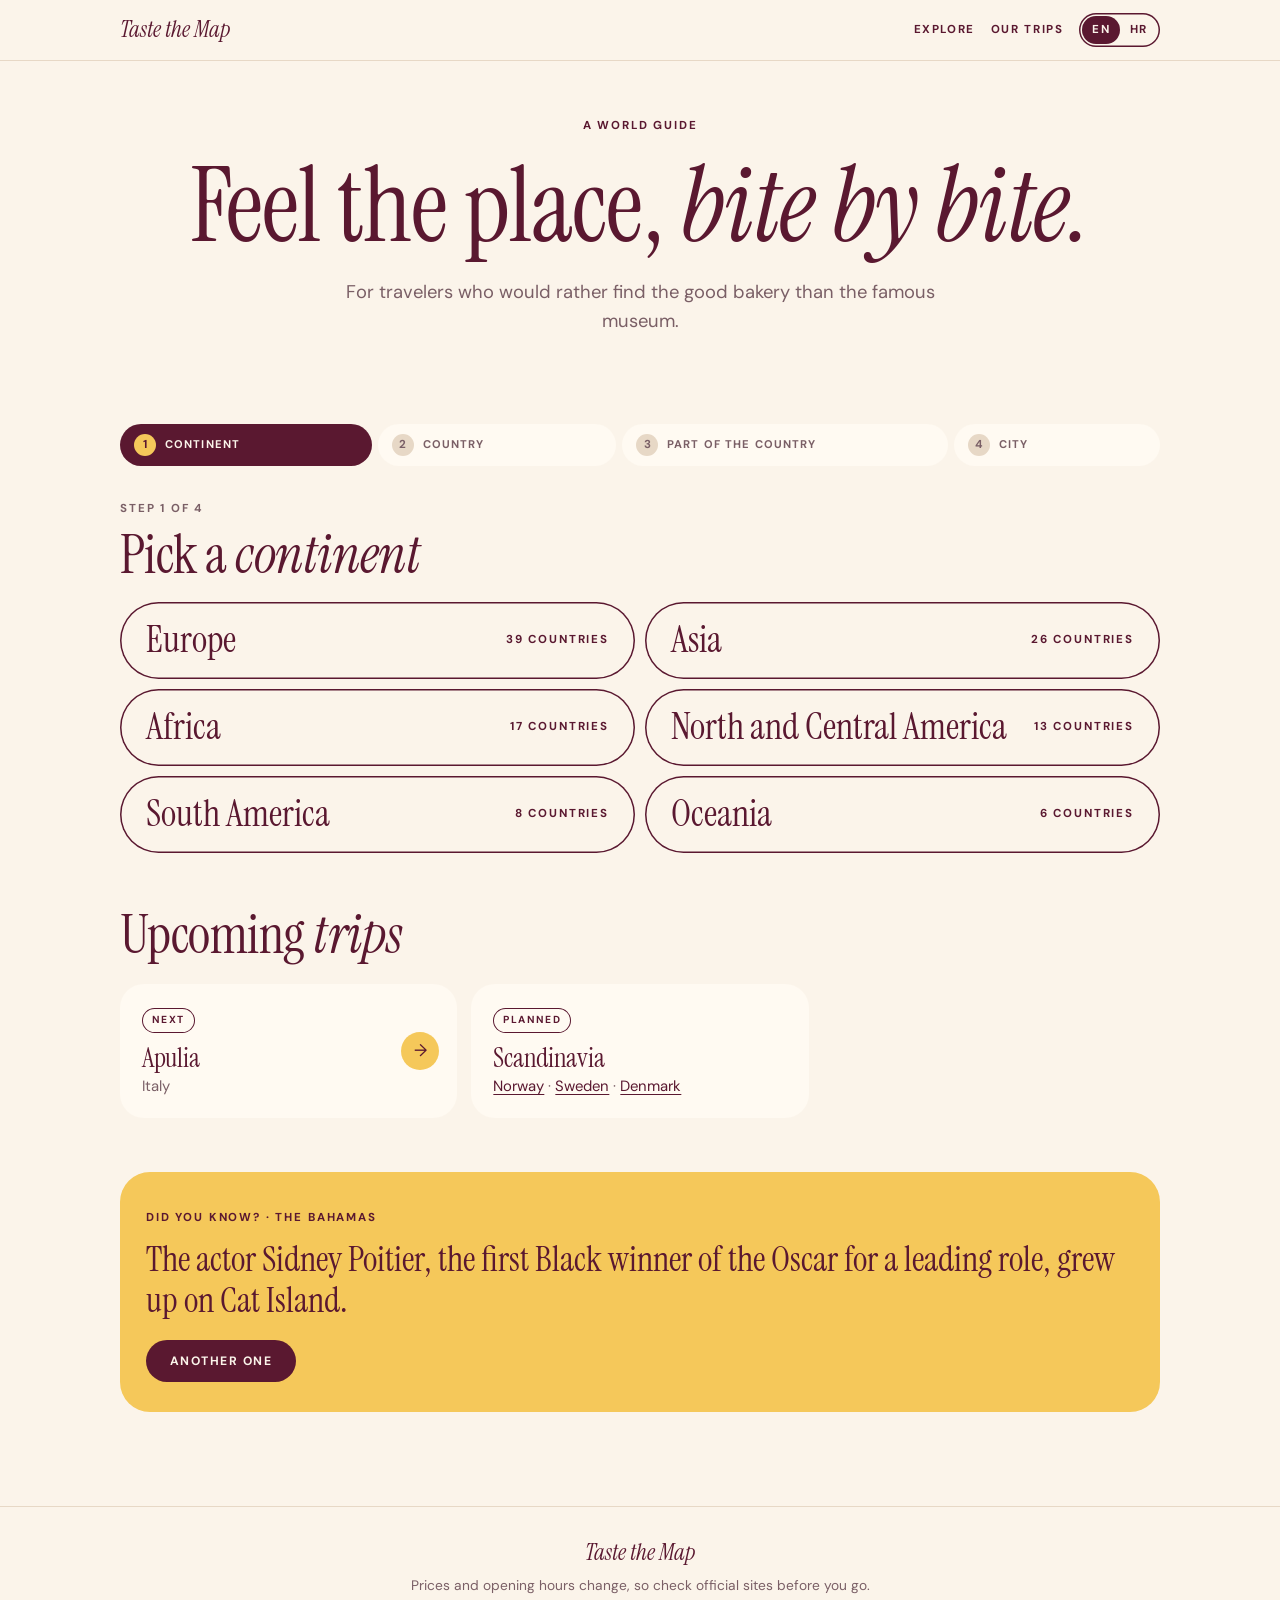
<file: index.html>
<!doctype html>
<html lang="en">
<head>
  <meta charset="utf-8">
  <meta name="viewport" content="width=device-width, initial-scale=1, viewport-fit=cover">
  <title>Taste the Map · A world guide</title>
  <meta name="description" content="Food, local life, hidden gems and the stories behind every place you travel to.">
  <meta name="theme-color" content="#fbf4ea">
  <link rel="manifest" href="manifest.webmanifest">
  <link rel="icon" href="icon.svg" type="image/svg+xml">
  <link rel="apple-touch-icon" href="icon.svg">
  <link rel="preconnect" href="https://fonts.googleapis.com">
  <link rel="preconnect" href="https://fonts.gstatic.com" crossorigin>
  <link href="https://fonts.googleapis.com/css2?family=DM+Sans:wght@400;500;700&family=Instrument+Serif:ital@0;1&display=swap" rel="stylesheet">
  <script src="js/i18n.js?v=16"></script>
  <link rel="stylesheet" href="css/style.css?v=16">
</head>
<body>
  <header class="site-head">
    <div class="wrap">
      <a class="logo" href="index.html">Taste the Map</a>
      <nav>
        <a href="#zemlje">Explore</a>
        <a href="putovanja.html">Our trips</a>
      </nav>
    </div>
  </header>

  <main>
    <div class="wrap">
      <section class="hero">
        <span class="label">A world guide</span>
        <h1>Feel the place, <em>bite by bite.</em></h1>
        <p class="lead">For travelers who would rather find the good bakery than the famous museum.</p>
      </section>
    </div>

    <div class="wrap">
      <section class="block" id="zemlje" style="padding-top:10px">
        <ol class="steps" id="steps"></ol>
        <div class="stephead"><span class="label">Step 1 of 4</span><h2>Pick a <em>continent</em></h2></div>
        <div class="kpills" id="continents"></div>
        <div id="countries"></div>
        <details class="card" id="mapbox" style="margin-top:26px" hidden><summary>See them on the map<small>Every country of this continent as a pin</small></summary><div class="inner"><div class="map" id="map" style="margin-top:0"></div></div></details>
      </section>

      <section class="block" id="vodici" style="padding-top:0">
        <div class="sec-head"><h2>Upcoming <em>trips</em></h2></div>
        <div class="grid places">
          <a class="pcard" href="putovanje.html?p=apulija"><span class="badge plain">Next</span><h3>Apulia</h3><p>Italy</p><span class="arrow">→</span></a>
          <div class="pcard" style="padding-right:22px"><span class="badge plain">Planned</span><h3>Scandinavia</h3>
            <p><a href="zemlja.html?z=norveska">Norway</a> · <a href="zemlja.html?z=svedska">Sweden</a> · <a href="zemlja.html?z=danska">Denmark</a></p></div>
        </div>
      </section>

      <section class="block" style="padding-top:0">
        <div class="factbox">
          <span class="label" id="factwhere">Did you know?</span>
          <p class="big" id="fact"></p>
          <button type="button" class="btn dark" id="nextfact">Another one</button>
        </div>
      </section>
    </div>
  </main>

  <footer class="foot">
    <span class="logo">Taste the Map</span>
    Prices and opening hours change, so check official sites before you go.
  </footer>

  <script>document.write('<script src="' + window.BASE + 'europa/index.js?v=16"><\/script>');</script>
  <script src="js/karta.js?v=16"></script>
  <script src="js/home.js?v=16"></script>
</body>
</html>
</file>
<file: css/style.css>
:root {
  --cream: #fbf4ea;
  --paper: #fffaf2;
  --wine: #5a1830;
  --ink: #2a161c;
  --soft: #7a5f66;
  --line: #e7d8c6;
  --butter: #f5c85a;
  --coral: #f3987a;
  --sage: #bccaa6;
  --lilac: #d3c2e6;
  --sky: #bcd8e4;
  --blush: #f6d3cc;
  --display: "Instrument Serif", "Times New Roman", serif;
  --sans: "DM Sans", -apple-system, "Helvetica Neue", Arial, sans-serif;
}

* { box-sizing: border-box; }
html { -webkit-text-size-adjust: 100%; scroll-behavior: smooth; }

body {
  margin: 0;
  background: var(--cream);
  color: var(--ink);
  font-family: var(--sans);
  font-size: 17px;
  line-height: 1.6;
  -webkit-font-smoothing: antialiased;
}

a { color: var(--wine); text-underline-offset: 3px; }
p { margin: 0 0 1em; }

h1, h2, h3 { font-family: var(--display); font-weight: 400; color: var(--wine); margin: 0 0 .35em; line-height: 1.02; letter-spacing: -.01em; }
h1 { font-size: clamp(3rem, 13vw, 6.5rem); }
h2 { font-size: clamp(2.1rem, 7vw, 3.4rem); }
h3 { font-size: 1.7rem; line-height: 1.1; }
h1 em, h2 em { font-style: italic; }

.wrap { max-width: 1080px; margin: 0 auto; padding: 0 20px; }
.narrow { max-width: 720px; }

.label { font-size: .72rem; font-weight: 700; letter-spacing: .16em; text-transform: uppercase; color: var(--wine); }
.lead { font-size: 1.15rem; color: var(--ink); max-width: 34em; }
.note { font-size: .93rem; color: var(--soft); }
.meta { font-size: .78rem; font-weight: 700; letter-spacing: .12em; text-transform: uppercase; color: var(--soft); margin: 0 0 .6em; }
.say { font-family: var(--display); font-style: italic; font-size: 1.25rem; color: var(--wine); }

/* ---------- header ---------- */
.site-head { position: sticky; top: 0; z-index: 40; background: var(--cream); border-bottom: 1px solid var(--line); }
.site-head .wrap { display: flex; align-items: center; justify-content: space-between; gap: 16px; height: 60px; }
.logo { font-family: var(--display); font-style: italic; font-size: 1.45rem; line-height: 1; color: var(--wine); text-decoration: none; white-space: nowrap; }
.site-head nav { display: flex; gap: 16px; }
@media (max-width: 400px) { .site-head nav a:first-child { display: none; } }
.site-head nav a, .site-head .back { font-size: .72rem; font-weight: 700; letter-spacing: .14em; text-transform: uppercase; text-decoration: none; color: var(--wine); white-space: nowrap; }
.site-head .title { font-family: var(--display); font-size: 1.5rem; color: var(--wine); text-decoration: none; }

/* ---------- buttons ---------- */
button, .btn {
  display: inline-block;
  font-family: var(--sans); font-size: .76rem; font-weight: 700; letter-spacing: .12em; text-transform: uppercase;
  color: var(--wine); background: var(--butter);
  border: 0; border-radius: 999px; padding: 13px 24px;
  cursor: pointer; text-decoration: none;
  transition: transform .15s, background .15s;
}
button:hover, .btn:hover { background: #f0bb3a; }
button:active, .btn:active { transform: scale(.97); }
.btn.dark { background: var(--wine); color: var(--cream); }
.btn.ghost, button.ghost { background: transparent; box-shadow: inset 0 0 0 1.5px var(--wine); }
button.on { background: var(--wine); color: var(--cream); }

/* ---------- hero ---------- */
.hero { padding: 56px 0 30px; text-align: center; }
.hero .label { display: block; margin-bottom: 18px; }
.hero h1 { margin-bottom: 18px; }
.hero .lead { margin: 0 auto 26px; color: var(--soft); }
.hero.left { text-align: left; padding-top: 34px; }
.hero.left .lead { margin-left: 0; }

/* ---------- marquee ---------- */
.marquee { overflow: hidden; background: var(--wine); color: var(--cream); padding: 12px 0; white-space: nowrap; }
.marquee div { display: inline-block; animation: slide 38s linear infinite; font-family: var(--display); font-style: italic; font-size: 1.5rem; }
.marquee span { margin: 0 22px; }
.marquee span::after { content: "\2726"; font-style: normal; font-size: .8rem; margin-left: 44px; vertical-align: middle; color: var(--butter); }
@keyframes slide { to { transform: translateX(-50%); } }
@media (prefers-reduced-motion: reduce) { .marquee div { animation: none; } }

/* ---------- search ---------- */
.search { position: relative; max-width: 620px; margin: 0 auto; }
.hero.left .search, .search.left { margin-left: 0; }
.search input {
  width: 100%; font: inherit; font-size: 1.05rem; color: var(--ink);
  background: var(--paper); border: 1.5px solid var(--wine); border-radius: 999px;
  padding: 16px 26px; outline: none; -webkit-appearance: none; appearance: none;
}
.search input::placeholder { color: var(--soft); }
.search input:focus { box-shadow: 0 0 0 4px rgba(90, 24, 48, .12); }
.results { max-width: 620px; margin: 10px auto 0; text-align: left; background: var(--paper); border-radius: 22px; overflow: hidden; }
.results:empty { display: none; }
.results a { display: block; padding: 13px 22px; border-bottom: 1px solid var(--line); text-decoration: none; color: var(--ink); font-weight: 500; }
.results a:last-child { border-bottom: 0; }
.results a small { display: block; font-size: .68rem; font-weight: 700; letter-spacing: .14em; text-transform: uppercase; color: var(--soft); }
.results p { padding: 14px 22px; margin: 0; }

/* ---------- sections ---------- */
section.block { padding: 54px 0; }
.sec-head { display: flex; align-items: end; justify-content: space-between; gap: 16px; margin-bottom: 22px; flex-wrap: wrap; }
.sec-head h2 { margin: 0; }
.group-title { font-family: var(--sans); font-size: .74rem; font-weight: 700; letter-spacing: .16em; text-transform: uppercase; color: var(--wine); margin: 40px 0 14px; padding-bottom: 10px; border-bottom: 1px solid var(--wine); }

/* ---------- color cards ---------- */
.grid { display: grid; gap: 14px; grid-template-columns: repeat(2, 1fr); }
@media (min-width: 700px) { .grid { grid-template-columns: repeat(3, 1fr); } .grid.four { grid-template-columns: repeat(4, 1fr); } }
@media (max-width: 420px) { .grid.one-sm { grid-template-columns: 1fr; } }

.tilec {
  display: flex; flex-direction: column; justify-content: space-between;
  min-height: 170px; padding: 18px; border-radius: 26px;
  text-decoration: none; color: var(--wine); background: var(--blush);
  transition: transform .2s;
}
a.tilec:hover { transform: translateY(-3px); }
.tilec h3 { margin: 0; font-size: clamp(1.5rem, 5.4vw, 2.1rem); overflow-wrap: anywhere; }
.tilec p { margin: 8px 0 0; font-size: .9rem; line-height: 1.4; color: var(--ink); }
.tilec .label { color: inherit; opacity: .8; }
.c0 { background: var(--butter); } .c1 { background: var(--blush); } .c2 { background: var(--sage); }
.c3 { background: var(--lilac); } .c4 { background: var(--sky); } .c5 { background: var(--coral); }
.tilec.soon { background: transparent; box-shadow: inset 0 0 0 1.5px var(--line); color: var(--soft); min-height: 110px; }

.feature { background: var(--wine); color: var(--cream); border-radius: 34px; padding: 34px 26px; display: grid; gap: 20px; }
.feature h2, .feature .label { color: var(--cream); }
.feature h2 { font-size: clamp(3rem, 12vw, 6rem); }
.feature p { max-width: 32em; color: #f0dfd6; }
.feature .stats { display: flex; gap: 26px; flex-wrap: wrap; }
.feature .stats b { display: block; font-family: var(--display); font-weight: 400; font-size: 2.6rem; line-height: 1; color: var(--butter); }
.feature .stats span { font-size: .7rem; font-weight: 700; letter-spacing: .14em; text-transform: uppercase; }
@media (min-width: 800px) { .feature { padding: 54px; grid-template-columns: 1.2fr 1fr; align-items: end; } }

.factbox { background: var(--butter); border-radius: 30px; padding: 30px 26px; }
.factbox p.big { font-family: var(--display); font-size: clamp(1.5rem, 5vw, 2.2rem); line-height: 1.15; color: var(--wine); margin: 10px 0 20px; }

/* ---------- chips ---------- */
.chips { display: flex; gap: 8px; overflow-x: auto; padding: 4px 0 14px; scrollbar-width: none; }
.chips::-webkit-scrollbar { display: none; }
.chips a, .chips button { flex: none; padding: 9px 16px; font-size: .7rem; background: transparent; box-shadow: inset 0 0 0 1.5px var(--wine); color: var(--wine); border-radius: 999px; text-decoration: none; font-weight: 700; letter-spacing: .12em; text-transform: uppercase; }
.chips .on { background: var(--wine); color: var(--cream); }

/* ---------- plain cards & accordions ---------- */
.card { background: var(--paper); border-radius: 22px; padding: 22px; margin: 0 0 12px; }
a.card { display: block; color: inherit; text-decoration: none; }
.card h3 { margin-bottom: .2em; }

details.card { padding: 0; }
details.card > summary {
  list-style: none; cursor: pointer; position: relative;
  padding: 20px 62px 20px 22px;
  font-family: var(--display); font-size: 1.55rem; line-height: 1.1; color: var(--wine);
}
details.card > summary::-webkit-details-marker { display: none; }
details.card > summary::after {
  content: "+"; position: absolute; right: 18px; top: 50%; transform: translateY(-50%);
  width: 32px; height: 32px; border-radius: 50%; background: var(--butter); color: var(--wine);
  font-family: var(--sans); font-size: 1.25rem; line-height: 32px; text-align: center;
}
details.card[open] > summary::after { content: "\2212"; background: var(--wine); color: var(--cream); }
details.card > summary small { display: block; font-family: var(--sans); font-size: .93rem; line-height: 1.4; color: var(--soft); margin-top: 6px; }
details.card > .inner { padding: 0 22px 24px; }
details.card.done > summary { padding-left: 50px; }
details.card.done > summary::before { content: "\2713"; position: absolute; left: 18px; top: 22px; width: 22px; height: 22px; border-radius: 50%; background: var(--sage); color: var(--wine); font-family: var(--sans); font-size: .8rem; line-height: 22px; text-align: center; }
.inner h3 { font-size: 1.4rem; margin-top: 1em; }
.inner h3:first-child { margin-top: 0; }

.look { background: var(--sky); border-radius: 18px; padding: 16px 18px; margin: 0 0 16px; }
.look.food { background: var(--blush); }
.look ul, .list { margin: 8px 0 0; padding-left: 1.1em; }
.look li, .list li { margin-bottom: .5em; }
.look p:last-child { margin-bottom: 0; }
.hr-link { background: var(--lilac); border-radius: 18px; padding: 18px 20px; margin: 0 0 14px; }
.hr-link p:last-child { margin: 0; }

/* place rows */
.place { display: grid; grid-template-columns: 1fr auto; gap: 14px; align-items: center; }
.place h3 { margin: 0 0 4px; }
.place p { margin: 0; font-size: .95rem; color: var(--soft); line-height: 1.45; }
.place .arrow { width: 40px; height: 40px; border-radius: 50%; background: var(--butter); color: var(--wine); display: grid; place-items: center; font-size: 1.1rem; }
.badge { display: inline-block; font-size: .64rem; font-weight: 700; letter-spacing: .14em; text-transform: uppercase; color: var(--wine); background: var(--sage); border-radius: 999px; padding: 4px 10px; margin-top: 8px; }
.badge.plain { background: transparent; box-shadow: inset 0 0 0 1px var(--wine); margin: 0 0 10px; }

/* progress */
.prog { margin-bottom: 14px; }
.progress { height: 8px; background: var(--line); border-radius: 99px; overflow: hidden; margin-top: 8px; }
.progress i { display: block; height: 100%; background: var(--wine); border-radius: 99px; }

/* timeline */
.timeline { border-left: 1.5px solid var(--wine); margin-left: 6px; padding-left: 24px; }
.timeline .ev { position: relative; margin-bottom: 28px; }
.timeline .ev::before { content: ""; position: absolute; left: -31px; top: .35em; width: 12px; height: 12px; border-radius: 50%; background: var(--butter); border: 1.5px solid var(--wine); }
.timeline .yr { font-size: .72rem; font-weight: 700; letter-spacing: .14em; text-transform: uppercase; color: var(--soft); }

/* phrases */
.phrase { padding: 14px 0; border-bottom: 1px solid var(--line); }
.phrase:last-child { border-bottom: 0; }
.phrase b { display: block; font-family: var(--display); font-weight: 400; font-size: 1.45rem; line-height: 1.15; color: var(--wine); }
.phrase i { display: block; font-style: normal; font-size: .74rem; font-weight: 700; letter-spacing: .1em; color: var(--soft); margin: 3px 0; }
.phrase span { color: var(--ink); }

.kv { display: grid; grid-template-columns: 1fr; gap: 0; }
.kv div { padding: 12px 0; border-bottom: 1px solid var(--line); }
.kv div:last-child { border-bottom: 0; }
.kv b { display: block; font-size: .7rem; letter-spacing: .14em; text-transform: uppercase; color: var(--soft); }

/* ---------- guide tab bar ---------- */
main.guide { padding-bottom: 120px; min-height: 80vh; }
.tabs { position: fixed; left: 0; right: 0; bottom: 14px; z-index: 50; padding: 0 12px; padding-bottom: env(safe-area-inset-bottom); pointer-events: none; }
.tabs nav { pointer-events: auto; max-width: 520px; margin: 0 auto; display: grid; grid-template-columns: repeat(5, 1fr); background: var(--wine); border-radius: 999px; padding: 6px; box-shadow: 0 10px 30px -10px rgba(42, 22, 28, .5); }
.tabs a { text-align: center; text-decoration: none; color: var(--cream); padding: 12px 2px; border-radius: 999px; font-size: .62rem; font-weight: 700; letter-spacing: .08em; text-transform: uppercase; white-space: nowrap; }
.tabs a.active { background: var(--butter); color: var(--wine); }

footer.foot { border-top: 1px solid var(--line); margin-top: 40px; padding: 34px 20px 46px; text-align: center; color: var(--soft); font-size: .86rem; }
footer.foot .logo { display: block; margin-bottom: 10px; }

/* continent tiles */
.tilec.kont { min-height: 120px; opacity: .55; }
.tilec.kont.on { opacity: 1; box-shadow: inset 0 0 0 2px var(--wine); }
.tilec.kont h3 { font-size: clamp(1.5rem, 5.6vw, 2.4rem); }
#kontinent { scroll-margin-top: 76px; }

/* map */
.map { height: 420px; border-radius: 26px; overflow: hidden; margin: 14px 0 0; background: var(--sky); z-index: 0; position: relative; }
.map.small { height: 220px; }
@media (min-width: 700px) { .map { height: 560px; } .map.small { height: 280px; } }
.pin { width: 18px; height: 18px; background: var(--wine); border: 3px solid var(--butter); border-radius: 50%; box-shadow: 0 2px 6px rgba(42, 22, 28, .35); cursor: pointer; }
.maplibregl-map { font-family: var(--sans); }
.maplibregl-popup-content { border-radius: 18px; background: var(--paper); color: var(--ink); padding: 14px 18px; font-size: .9rem; line-height: 1.4; box-shadow: 0 10px 30px -10px rgba(42, 22, 28, .45); }
.maplibregl-popup-content b { display: block; font-family: var(--display); font-weight: 400; font-size: 1.5rem; line-height: 1.1; color: var(--wine); }
.maplibregl-popup-content span { display: block; color: var(--soft); margin-top: 2px; }
.maplibregl-popup-content a { display: inline-block; margin-top: 10px; font-size: .68rem; font-weight: 700; letter-spacing: .12em; text-transform: uppercase; color: var(--wine); background: var(--butter); border-radius: 999px; padding: 8px 14px; text-decoration: none; }
.maplibregl-popup-anchor-bottom .maplibregl-popup-tip { border-top-color: var(--paper); }
.maplibregl-popup-anchor-top .maplibregl-popup-tip { border-bottom-color: var(--paper); }
.maplibregl-popup-anchor-left .maplibregl-popup-tip { border-right-color: var(--paper); }
.maplibregl-popup-anchor-right .maplibregl-popup-tip { border-left-color: var(--paper); }
.maplibregl-ctrl-group { border-radius: 14px !important; overflow: hidden; }

/* breadcrumb */
.crumbs { margin: 24px 0 0; font-size: .7rem; font-weight: 700; letter-spacing: .12em; text-transform: uppercase; color: var(--soft); line-height: 2; }
.crumbs a { color: var(--wine); text-decoration: none; }
.crumbs i { font-style: normal; margin: 0 7px; opacity: .6; }

/* place tabs */
.chips.sticky { position: sticky; top: 60px; z-index: 30; background: var(--cream); padding: 12px 0; margin: 0 -20px 6px; padding-left: 20px; padding-right: 20px; border-bottom: 1px solid var(--line); }
.chips.sticky a { padding: 11px 18px; font-size: .72rem; }

/* ---------- icon boxes that open ---------- */
.ico { width: 34px; height: 34px; flex: none; color: var(--wine); }
.boxes { display: grid; gap: 14px; grid-template-columns: repeat(2, 1fr); }
@media (min-width: 720px) { .boxes { grid-template-columns: repeat(3, 1fr); } }
@media (min-width: 980px) { .boxes { grid-template-columns: repeat(4, 1fr); } }
.box {
  position: relative; display: flex; flex-direction: column; gap: 6px;
  min-height: 190px; padding: 22px 20px 20px; border-radius: 28px;
  color: var(--wine); text-decoration: none; background: var(--blush);
  transition: transform .2s, box-shadow .2s;
}
.box:hover { transform: translateY(-4px); box-shadow: 0 18px 30px -22px rgba(42, 22, 28, .6); }
.box .ico { width: 40px; height: 40px; margin-bottom: auto; }
.box-t { font-family: var(--display); font-size: clamp(1.5rem, 4.6vw, 2rem); line-height: 1.05; margin-top: 18px; }
.box-s { font-size: .88rem; line-height: 1.35; color: var(--ink); }
.box-go { position: absolute; top: 20px; right: 18px; font-size: .62rem; font-weight: 700; letter-spacing: .14em; text-transform: uppercase; padding: 6px 11px; border-radius: 999px; background: rgba(255, 250, 242, .65); }

/* place cards on a country page */
.grid.places { grid-template-columns: 1fr; }
@media (min-width: 620px) { .grid.places { grid-template-columns: repeat(2, 1fr); } }
@media (min-width: 980px) { .grid.places { grid-template-columns: repeat(3, 1fr); } }
.pcard { position: relative; display: block; background: var(--paper); border-radius: 24px; padding: 20px 64px 20px 22px; color: var(--ink); text-decoration: none; transition: transform .2s; }
.pcard:hover { transform: translateY(-3px); }
.pcard h3 { margin: 0 0 4px; }
.pcard p { margin: 0; font-size: .93rem; line-height: 1.45; color: var(--soft); }
.pcard .arrow { position: absolute; right: 18px; top: 50%; transform: translateY(-50%); width: 38px; height: 38px; border-radius: 50%; background: var(--butter); color: var(--wine); display: grid; place-items: center; }
.chips.wrapc { flex-wrap: wrap; overflow: visible; }

/* the sheet that opens */
body.locked { overflow: hidden; }
.sheet { position: fixed; inset: 0; z-index: 80; background: rgba(42, 22, 28, .5); display: flex; align-items: flex-end; justify-content: center; animation: fade .18s ease-out; }
.sheet-in { width: 100%; max-width: 1040px; max-height: 92vh; background: var(--cream); border-radius: 30px 30px 0 0; display: flex; flex-direction: column; animation: rise .26s cubic-bezier(.2, .8, .2, 1); }
@media (min-width: 760px) { .sheet { align-items: center; padding: 28px; } .sheet-in { border-radius: 30px; max-height: 88vh; } }
.sheet-head { display: flex; align-items: center; gap: 14px; padding: 20px 22px; border-bottom: 1px solid var(--line); }
.sheet-head h2 { flex: 1; margin: 0; font-size: clamp(1.6rem, 5vw, 2.4rem); }
.sheet-head .x { flex: none; width: 42px; height: 42px; border-radius: 50%; background: var(--wine); color: var(--cream); display: grid; place-items: center; font-size: 1.6rem; line-height: 1; text-decoration: none; }
.sheet-body { padding: 22px; overflow-y: auto; -webkit-overflow-scrolling: touch; }
@keyframes fade { from { opacity: 0; } }
@keyframes rise { from { transform: translateY(40px); opacity: 0; } }

.cards { display: grid; gap: 12px; grid-template-columns: 1fr; }
@media (min-width: 700px) { .cards { grid-template-columns: repeat(2, 1fr); } }
.mini { background: var(--paper); border-radius: 22px; padding: 20px; }
.mini h3 { font-size: 1.5rem; margin-bottom: .35em; }
.mini p { font-size: .98rem; line-height: 1.55; }
.mini p:last-child { margin-bottom: 0; }
.mini .look { margin: 12px 0 0; }
.mini.fact { background: var(--butter); font-family: var(--display); font-size: 1.3rem; line-height: 1.25; color: var(--wine); }
.mini.fact p { font-size: inherit; line-height: inherit; }
.mini.phrase { padding: 18px 20px; border: 0; }
.prose { max-width: 44em; font-size: 1.1rem; line-height: 1.65; }

@media (min-width: 980px) { .cards.three { grid-template-columns: repeat(3, 1fr); } }

/* ---------- our travels ---------- */
.feature.light { background: var(--sage); color: var(--wine); text-decoration: none; display: block; }
.feature.light h2, .feature.light .label { color: var(--wine); }
.feature.light h2 { font-size: clamp(2.6rem, 10vw, 5rem); }
.feature.light p { color: var(--ink); }
.pin.plan { background: var(--cream); border-color: var(--wine); }
.pin.g1 { background: #5a1830; } .pin.g2 { background: #c2553a; } .pin.g3 { background: #2f6f73; } .pin.g4 { background: #6b5aa6; } .pin.g5 { background: #7c8a3e; }
.stats { display: flex; gap: 30px; flex-wrap: wrap; margin: 6px 0 22px; }
.stats b { display: block; font-family: var(--display); font-weight: 400; font-size: 3rem; line-height: 1; color: var(--wine); }
.stats span { font-size: .68rem; font-weight: 700; letter-spacing: .14em; text-transform: uppercase; color: var(--soft); }
.dot { display: inline-block; width: 10px; height: 10px; border-radius: 50%; margin-right: 7px; vertical-align: baseline; }
.trip { position: relative; display: block; background: var(--paper); border-radius: 24px; padding: 20px 22px; color: var(--ink); text-decoration: none; }
.trip h3 { margin: 8px 0 4px; }
.trip p { margin: 0; font-size: .93rem; color: var(--soft); line-height: 1.45; }
.trip .badge { margin: 0; }
.trip .badge.plan { background: var(--butter); }
.empty { border-radius: 24px; padding: 22px; box-shadow: inset 0 0 0 1.5px var(--line); color: var(--soft); font-size: .95rem; }

.btn.big { font-size: .9rem; padding: 18px 34px; }
#finder[hidden] { display: none; }

/* ---------- clearer structure ---------- */
.site-head nav a.here { box-shadow: inset 0 -2px 0 var(--wine); padding-bottom: 4px; }
.doors { display: grid; gap: 14px; grid-template-columns: 1fr; padding: 6px 0 0; }
@media (min-width: 720px) { .doors { grid-template-columns: 1fr 1fr; } }
.door { display: flex; flex-direction: column; gap: 10px; align-items: flex-start; padding: 30px 28px; border-radius: 32px; color: var(--wine); text-decoration: none; transition: transform .2s; }
.door:hover { transform: translateY(-4px); }
.door h2 { margin: 0; font-size: clamp(2.6rem, 9vw, 4.2rem); }
.door p { margin: 0 0 8px; color: var(--ink); max-width: 30em; }
.step { display: inline-grid; place-items: center; width: 1.25em; height: 1.25em; margin-right: .35em; border-radius: 50%; background: var(--wine); color: var(--cream); font-family: var(--sans); font-size: .5em; font-weight: 700; vertical-align: .32em; }
#kontinent { scroll-margin-top: 76px; }

@media (max-width: 400px) { .site-head nav a:first-child { display: inline; } .site-head nav { gap: 10px; } }

/* language switch: both languages always visible */
.site-head nav { align-items: center; }
.langs { display: inline-flex; padding: 3px; border-radius: 999px; box-shadow: inset 0 0 0 1.5px var(--wine); }
.site-head nav .langs a { padding: 5px 10px; border-radius: 999px; letter-spacing: .1em; }
.site-head nav .langs a.on { background: var(--wine); color: var(--cream); }

/* ---------- the four steps, each with its own look ---------- */
.steps { list-style: none; display: flex; gap: 6px; padding: 0; margin: 0 0 34px; overflow-x: auto; scrollbar-width: none; }
.steps::-webkit-scrollbar { display: none; }
.steps li { flex: 1 0 auto; }
.steps li > * { display: flex; align-items: center; gap: 9px; padding: 10px 14px; border-radius: 999px; background: var(--paper); color: var(--soft); font-size: .7rem; font-weight: 700; letter-spacing: .1em; text-transform: uppercase; text-decoration: none; white-space: nowrap; }
.steps b { display: grid; place-items: center; width: 22px; height: 22px; border-radius: 50%; background: var(--line); color: var(--soft); font-size: .72rem; letter-spacing: 0; }
.steps li.now > * { background: var(--wine); color: var(--cream); }
.steps li.now b { background: var(--butter); color: var(--wine); }
.steps li.done > * { color: var(--wine); box-shadow: inset 0 0 0 1.5px var(--wine); background: transparent; }
.steps li.done b { background: var(--wine); color: var(--cream); }
.stephead { margin: 0 0 20px; }
.stephead .label { display: block; margin-bottom: 8px; color: var(--soft); }
.stephead h2 { margin: 0; }
#countries .stephead, .stephead.next { margin-top: 54px; padding-top: 34px; border-top: 1px solid var(--line); }

/* step 1: continents as large outlined rows */
.kpills { display: grid; gap: 10px; grid-template-columns: 1fr; }
@media (min-width: 720px) { .kpills { grid-template-columns: 1fr 1fr; } }
.kpill { display: flex; align-items: baseline; justify-content: space-between; gap: 14px; padding: 20px 26px; border-radius: 999px; box-shadow: inset 0 0 0 1.5px var(--wine); color: var(--wine); text-decoration: none; transition: background .15s, color .15s; }
.kpill .kname { font-family: var(--display); font-size: clamp(1.6rem, 5.4vw, 2.3rem); line-height: 1; }
.kpill:hover, .kpill.on { background: var(--wine); color: var(--cream); }
.kpill.on .label, .kpill:hover .label { color: var(--butter); }

/* step 3: parts of the country as wide paper cards with a compass letter */
.parts { display: grid; gap: 12px; grid-template-columns: 1fr; }
@media (min-width: 760px) { .parts.n2 { grid-template-columns: 1fr 1fr; } .parts.n3 { grid-template-columns: repeat(3, 1fr); } }
.part { display: grid; grid-template-columns: auto 1fr; gap: 16px; align-items: center; padding: 22px; border-radius: 22px; background: var(--paper); box-shadow: inset 0 0 0 1.5px var(--line); color: var(--ink); text-decoration: none; transition: box-shadow .15s, transform .15s; }
.part:hover, .part.on { box-shadow: inset 0 0 0 2px var(--wine); transform: translateY(-2px); }
.part .compass { width: 58px; height: 58px; border-radius: 50%; display: grid; place-items: center; background: var(--wine); color: var(--butter); font-family: var(--display); font-size: 1.7rem; }
.part h3 { margin: 0 0 3px; font-size: 1.8rem; }
.part p { margin: 0; font-size: .9rem; color: var(--soft); line-height: 1.4; }

/* step 4: cities as a simple list */
.cities { background: var(--paper); border-radius: 24px; padding: 6px 22px; }
.cityrow { display: grid; grid-template-columns: 1fr auto; gap: 14px; align-items: center; padding: 18px 0; border-bottom: 1px solid var(--line); color: var(--ink); text-decoration: none; }
.cityrow:last-child { border-bottom: 0; }
.cityrow h3 { margin: 0 0 2px; font-size: 1.7rem; }
.cityrow p { margin: 0; font-size: .92rem; color: var(--soft); line-height: 1.4; }
.cityrow .go { font-size: .66rem; font-weight: 700; letter-spacing: .14em; text-transform: uppercase; color: var(--wine); white-space: nowrap; }
.cityrow:hover h3 { text-decoration: underline; text-underline-offset: 5px; text-decoration-thickness: 1.5px; }

#gradovi, #mjesta { scroll-margin-top: 76px; }

.steps { margin-top: 22px; }

.kpill { align-items: center; }

.checked { margin-top: 26px; padding-top: 18px; border-top: 1px solid var(--line); }
.checked p { margin: 6px 0 0; font-size: .88rem; line-height: 1.7; color: var(--soft); }
</file>
